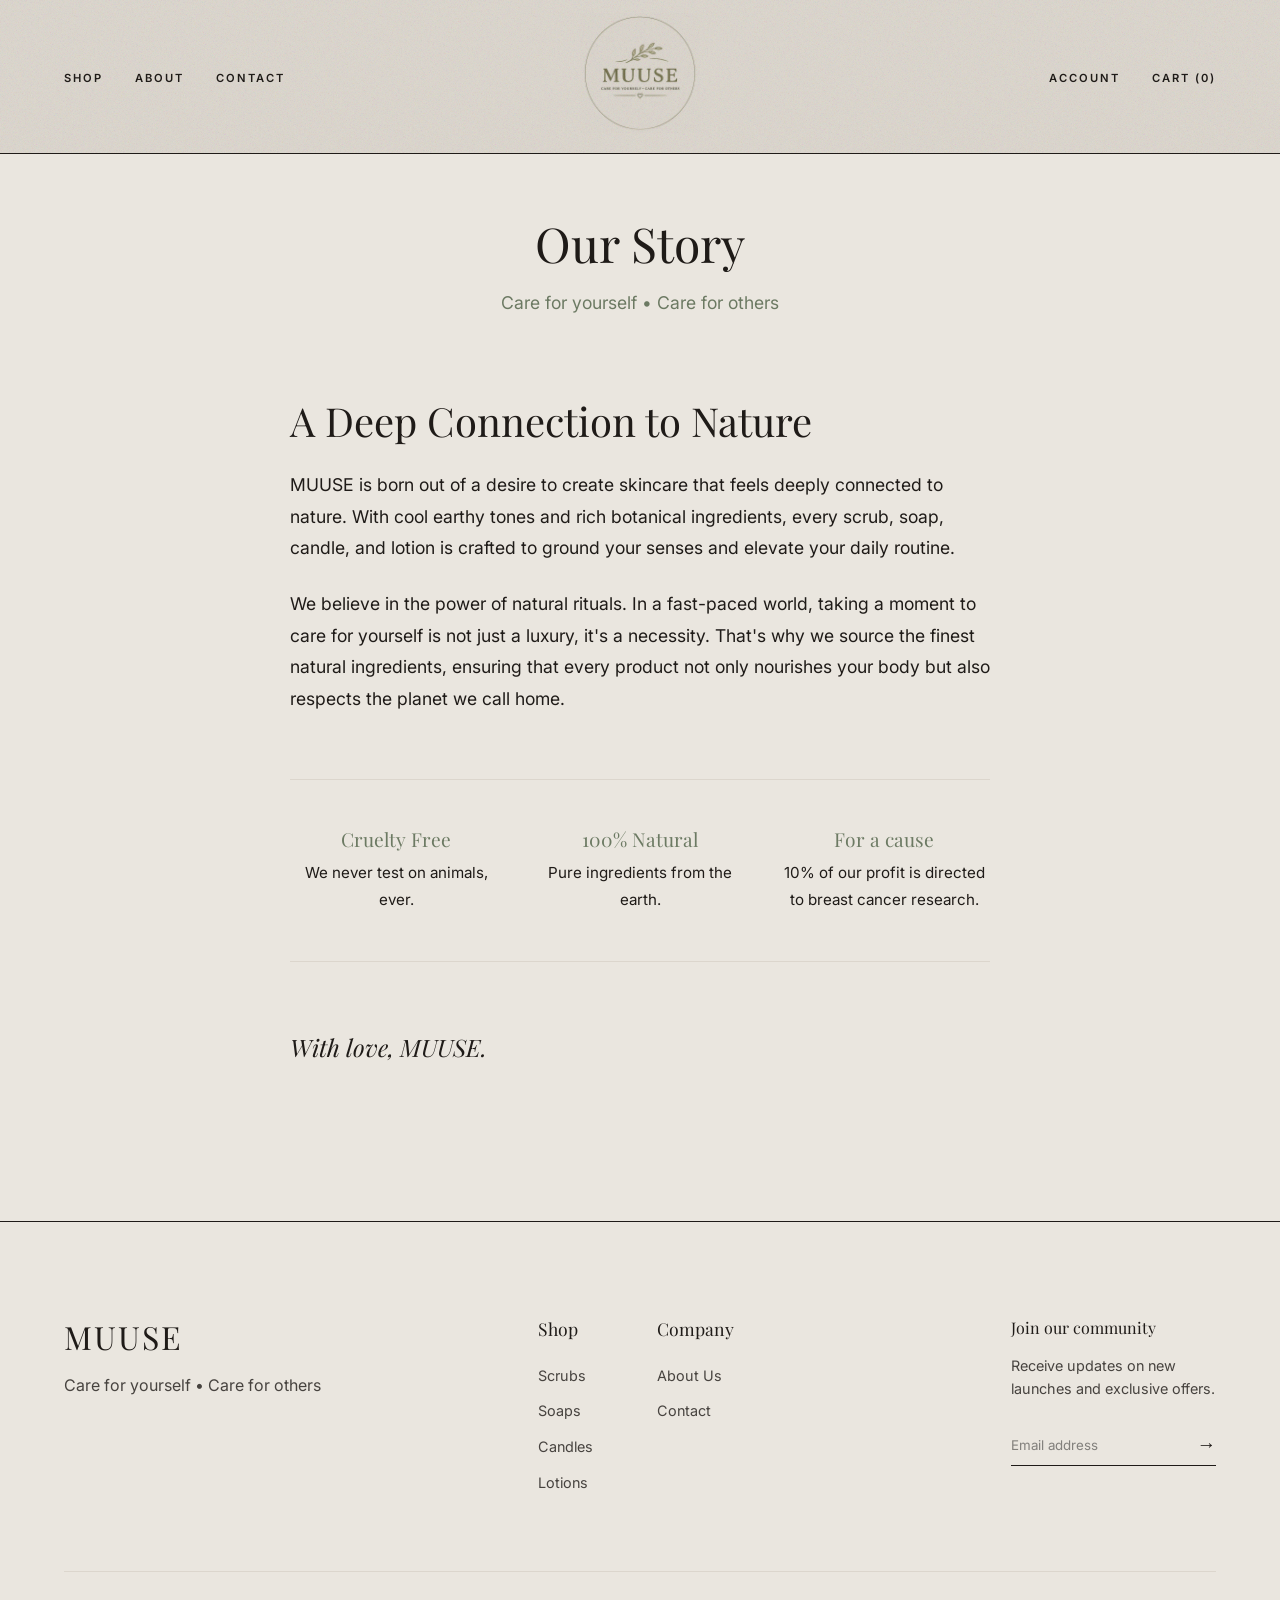
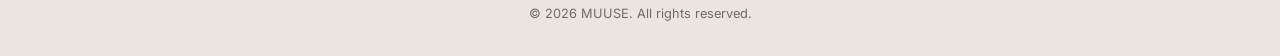
<file: about.html>
<!DOCTYPE html>
<html lang="en">
<head>
    <meta charset="UTF-8">
    <meta name="viewport" content="width=device-width, initial-scale=1.0">
    <title>About Us | MUUSE</title>
    <meta name="description" content="Learn more about MUUSE's story, our values, and our commitment to natural skincare.">
    <link rel="preconnect" href="https://fonts.googleapis.com">
    <link rel="preconnect" href="https://fonts.gstatic.com" crossorigin>
    <link href="https://fonts.googleapis.com/css2?family=Playfair+Display:ital,wght@0,400;0,600;1,400&family=Inter:wght@300;400;500&display=swap" rel="stylesheet">
    <link rel="stylesheet" href="styles.css">
</head>
<body>
    <div class="announcement-bar">
        Free shipping for orders over $50
    </div>

    <!-- Navigation -->
    <nav id="navbar" class="navbar">
        <div class="nav-container">
            <ul class="nav-links left-links">
                <li><a href="shop.html">Shop</a></li>
                <li><a href="about.html">About</a></li>
                <li><a href="contact.html">Contact</a></li>
            </ul>
            
            <div class="logo-container">
                <a href="index.html">
                    <img src="./assets/logo.png" alt="MUUSE Logo" class="logo-img">
                </a>
            </div>

            <ul class="nav-links right-links">
                <li><a href="account.html">Account</a></li>
                <li><a href="cart.html" id="cart-link">Cart (0)</a></li>
            </ul>

            <!-- Mobile Menu Toggle -->
            <button class="mobile-menu-btn" aria-label="Toggle Menu">
                <span></span>
                <span></span>
            </button>
        </div>
    </nav>

    <!-- Page Header -->
    <header class="page-header">
        <h1 class="title">Our Story</h1>
        <p>Care for yourself • Care for others</p>
    </header>

    <!-- About Content -->
    <section class="about-page-content fade-in">
        <div class="about-container">
            <!-- hero image removed per request -->
            
            <div class="about-text-content">
                <h2>A Deep Connection to Nature</h2>
                <p>MUUSE is born out of a desire to create skincare that feels deeply connected to nature. With cool earthy tones and rich botanical ingredients, every scrub, soap, candle, and lotion is crafted to ground your senses and elevate your daily routine.</p>
                <p>We believe in the power of natural rituals. In a fast-paced world, taking a moment to care for yourself is not just a luxury, it's a necessity. That's why we source the finest natural ingredients, ensuring that every product not only nourishes your body but also respects the planet we call home.</p>
                
                <div class="values-grid">
                    <div class="value-item">
                        <h4>Cruelty Free</h4>
                        <p>We never test on animals, ever.</p>
                    </div>
                    <div class="value-item">
                        <h4>100% Natural</h4>
                        <p>Pure ingredients from the earth.</p>
                    </div>
                    <div class="value-item">
                        <h4>For a cause</h4>
                        <p>10% of our profit is directed to breast cancer research.</p>
                    </div>
                </div>

                <p class="signature">With love, MUUSE.</p>
            </div>
        </div>
    </section>

    <!-- Footer -->
    <footer class="footer">
        <div class="footer-content">
            <div class="footer-brand">
                <h2 class="logo-text">MUUSE</h2>
                <p>Care for yourself • Care for others</p>
            </div>
            
            <div class="footer-links">
                <div class="link-column">
                    <h4>Shop</h4>
                    <a href="shop.html#scrubs">Scrubs</a>
                    <a href="shop.html#soaps">Soaps</a>
                    <a href="shop.html#candles">Candles</a>
                    <a href="shop.html#lotions">Lotions</a>
                </div>
                <div class="link-column">
                    <h4>Company</h4>
                    <a href="about.html">About Us</a>
                    <a href="contact.html">Contact</a>
                </div>
            </div>

            <div class="footer-newsletter">
                <h4>Join our community</h4>
                <p>Receive updates on new launches and exclusive offers.</p>
                <form class="newsletter-form">
                    <input type="email" placeholder="Email address" required>
                    <button type="submit">→</button>
                </form>
            </div>
        </div>
        <div class="footer-bottom">
            <p>&copy; 2026 MUUSE. All rights reserved.</p>
        </div>
    </footer>

    <script src="script.js"></script>
</body>
</html>
</file>
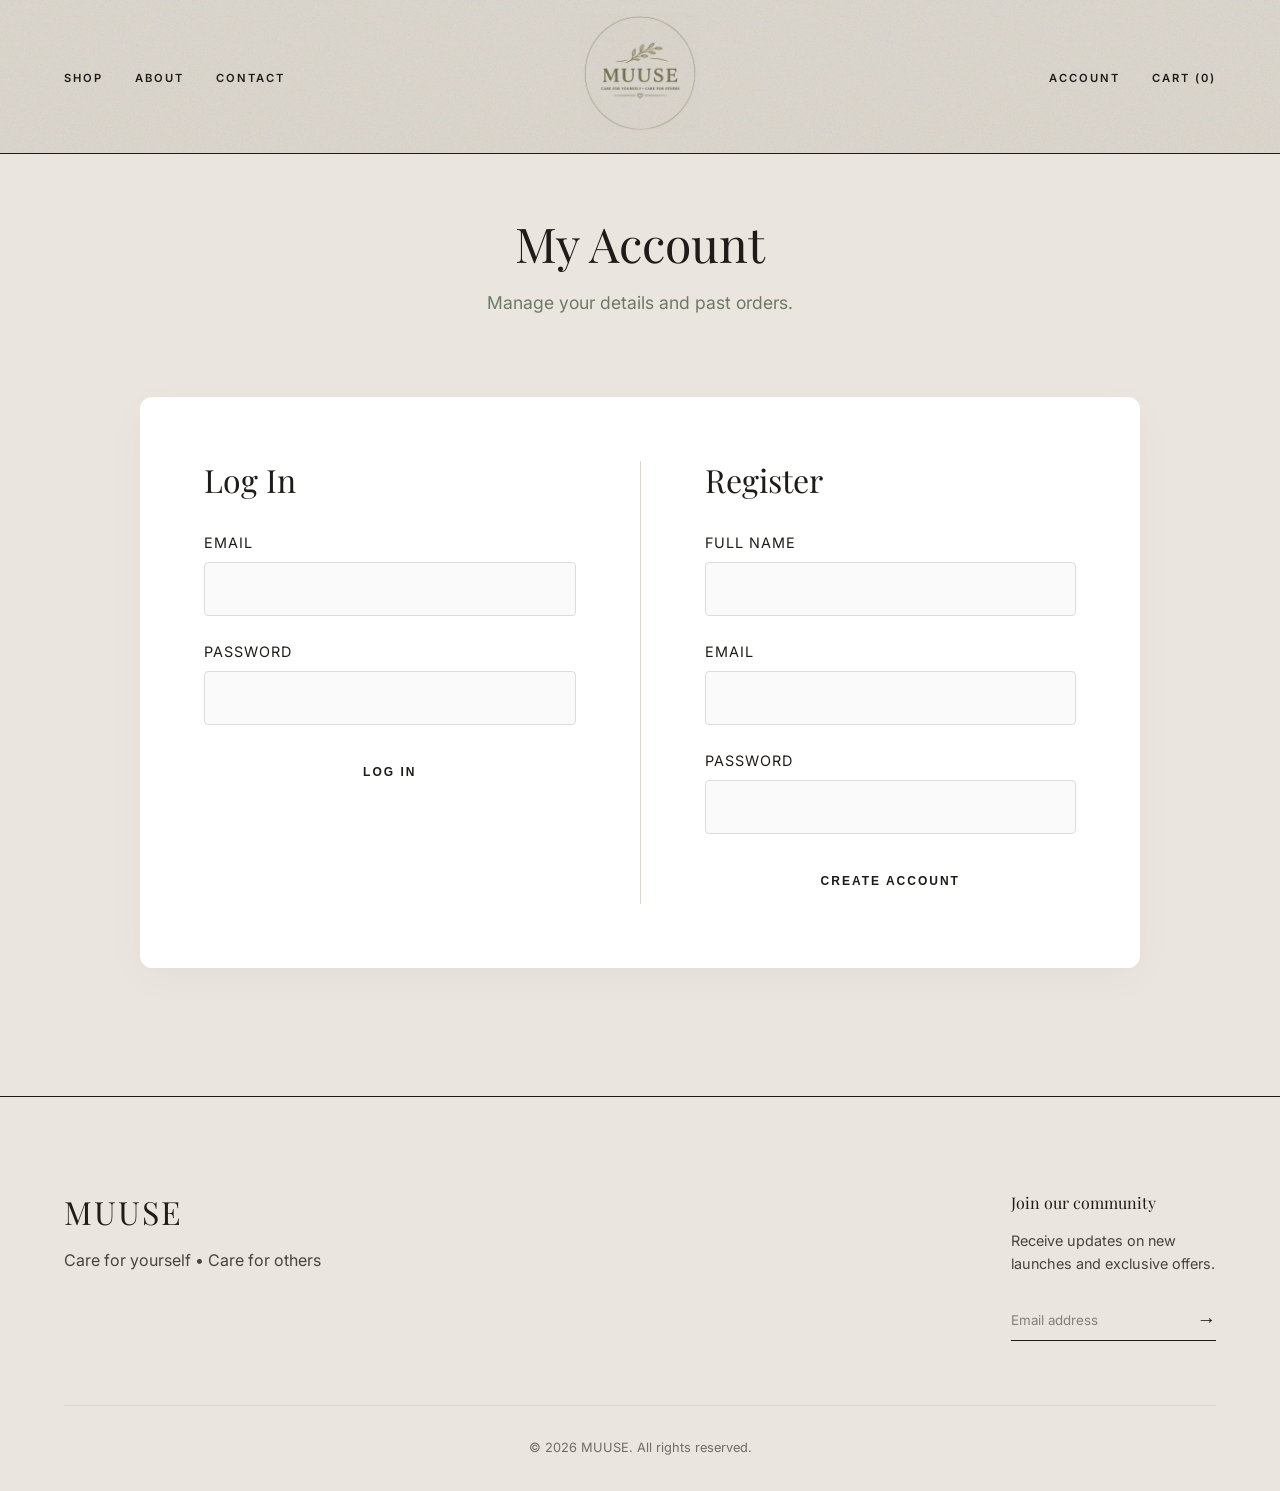
<file: account.html>
<!DOCTYPE html>
<html lang="en">
<head>
    <meta charset="UTF-8">
    <meta name="viewport" content="width=device-width, initial-scale=1.0">
    <title>Account | MUUSE</title>
    <meta name="description" content="Manage your MUUSE account.">
    <link rel="preconnect" href="https://fonts.googleapis.com">
    <link rel="preconnect" href="https://fonts.gstatic.com" crossorigin>
    <link href="https://fonts.googleapis.com/css2?family=Playfair+Display:ital,wght@0,400;0,600;1,400&family=Inter:wght@300;400;500&display=swap" rel="stylesheet">
    <link rel="stylesheet" href="styles.css">
</head>
<body>
    <div class="announcement-bar">
        Free shipping for orders over $50
    </div>

    <!-- Navigation -->
    <nav id="navbar" class="navbar">
        <div class="nav-container">
            <ul class="nav-links left-links">
                <li><a href="shop.html">Shop</a></li>
                <li><a href="about.html">About</a></li>
                <li><a href="contact.html">Contact</a></li>
            </ul>
            
            <div class="logo-container">
                <a href="index.html">
                    <img src="./assets/logo.png" alt="MUUSE Logo" class="logo-img">
                </a>
            </div>

            <ul class="nav-links right-links">
                <li><a href="account.html">Account</a></li>
                <li><a href="cart.html" id="cart-link">Cart (0)</a></li>
            </ul>

            <!-- Mobile Menu Toggle -->
            <button class="mobile-menu-btn" aria-label="Toggle Menu">
                <span></span>
                <span></span>
            </button>
        </div>
    </nav>

    <!-- Page Header -->
    <header class="page-header">
        <h1 class="title">My Account</h1>
        <p>Manage your details and past orders.</p>
    </header>

    <!-- Account Content -->
    <section class="account-page-content fade-in">
        <div class="account-container">
            
            <!-- Auth Forms (Login / Register) - Shown when NOT logged in -->
            <div id="auth-section" class="auth-wrapper" style="display: none;">
                <div class="auth-box">
                    <h2>Log In</h2>
                    <form id="loginForm" class="account-form">
                        <div class="form-group">
                            <label for="login-email">Email</label>
                            <input type="email" id="login-email" required>
                        </div>
                        <div class="form-group">
                            <label for="login-password">Password</label>
                            <input type="password" id="login-password" required>
                        </div>
                        <button type="submit" class="cta-button submit-btn">Log In</button>
                        <p id="login-error" class="error-message"></p>
                    </form>
                </div>
                
                <div class="auth-divider"></div>
                
                <div class="auth-box">
                    <h2>Register</h2>
                    <form id="registerForm" class="account-form">
                        <div class="form-group">
                            <label for="reg-name">Full Name</label>
                            <input type="text" id="reg-name" required>
                        </div>
                        <div class="form-group">
                            <label for="reg-email">Email</label>
                            <input type="email" id="reg-email" required>
                        </div>
                        <div class="form-group">
                            <label for="reg-password">Password</label>
                            <input type="password" id="reg-password" required>
                        </div>
                        <button type="submit" class="cta-button submit-btn" style="background-color: transparent; color: var(--clr-accent-dark); border-color: var(--clr-accent-dark);">Create Account</button>
                    </form>
                </div>
            </div>

            <!-- Profile Section - Shown when LOGGED IN -->
            <div id="profile-section" class="profile-wrapper" style="display: none;">
                <div class="profile-sidebar">
                    <h3 id="welcome-message">Welcome, User</h3>
                    <button id="logoutBtn" class="logout-link">Log Out</button>
                </div>
                
                <div class="profile-content">
                    <div class="profile-card">
                        <h3>Account Details</h3>
                        <form id="editProfileForm" class="account-form">
                            <div class="form-group">
                                <label for="edit-name">Full Name</label>
                                <input type="text" id="edit-name" required>
                            </div>
                            <div class="form-group">
                                <label for="edit-email">Email</label>
                                <input type="email" id="edit-email" required readonly title="Email cannot be changed">
                            </div>
                            <div class="form-group">
                                <label for="edit-address">Shipping Address</label>
                                <textarea id="edit-address" rows="3" placeholder="Enter your full address"></textarea>
                            </div>
                            <button type="submit" class="cta-button" style="padding: 0.8rem 2rem;">Save Changes</button>
                            <p id="profile-success" class="success-message" style="display:none; color: var(--clr-accent-dark); margin-top: 1rem;">Profile updated successfully!</p>
                        </form>
                    </div>
                </div>
            </div>

        </div>
    </section>

    <!-- Footer -->
    <footer class="footer">
        <div class="footer-content">
            <div class="footer-brand">
                <h2 class="logo-text">MUUSE</h2>
                <p>Care for yourself • Care for others</p>
            </div>
            <div class="footer-links">
                <!-- ... -->
            </div>
            <div class="footer-newsletter">
                <h4>Join our community</h4>
                <p>Receive updates on new launches and exclusive offers.</p>
                <form class="newsletter-form">
                    <input type="email" placeholder="Email address" required>
                    <button type="submit">→</button>
                </form>
            </div>
        </div>
        <div class="footer-bottom">
            <p>&copy; 2026 MUUSE. All rights reserved.</p>
        </div>
    </footer>

    <script src="script.js"></script>
</body>
</html>
</file>
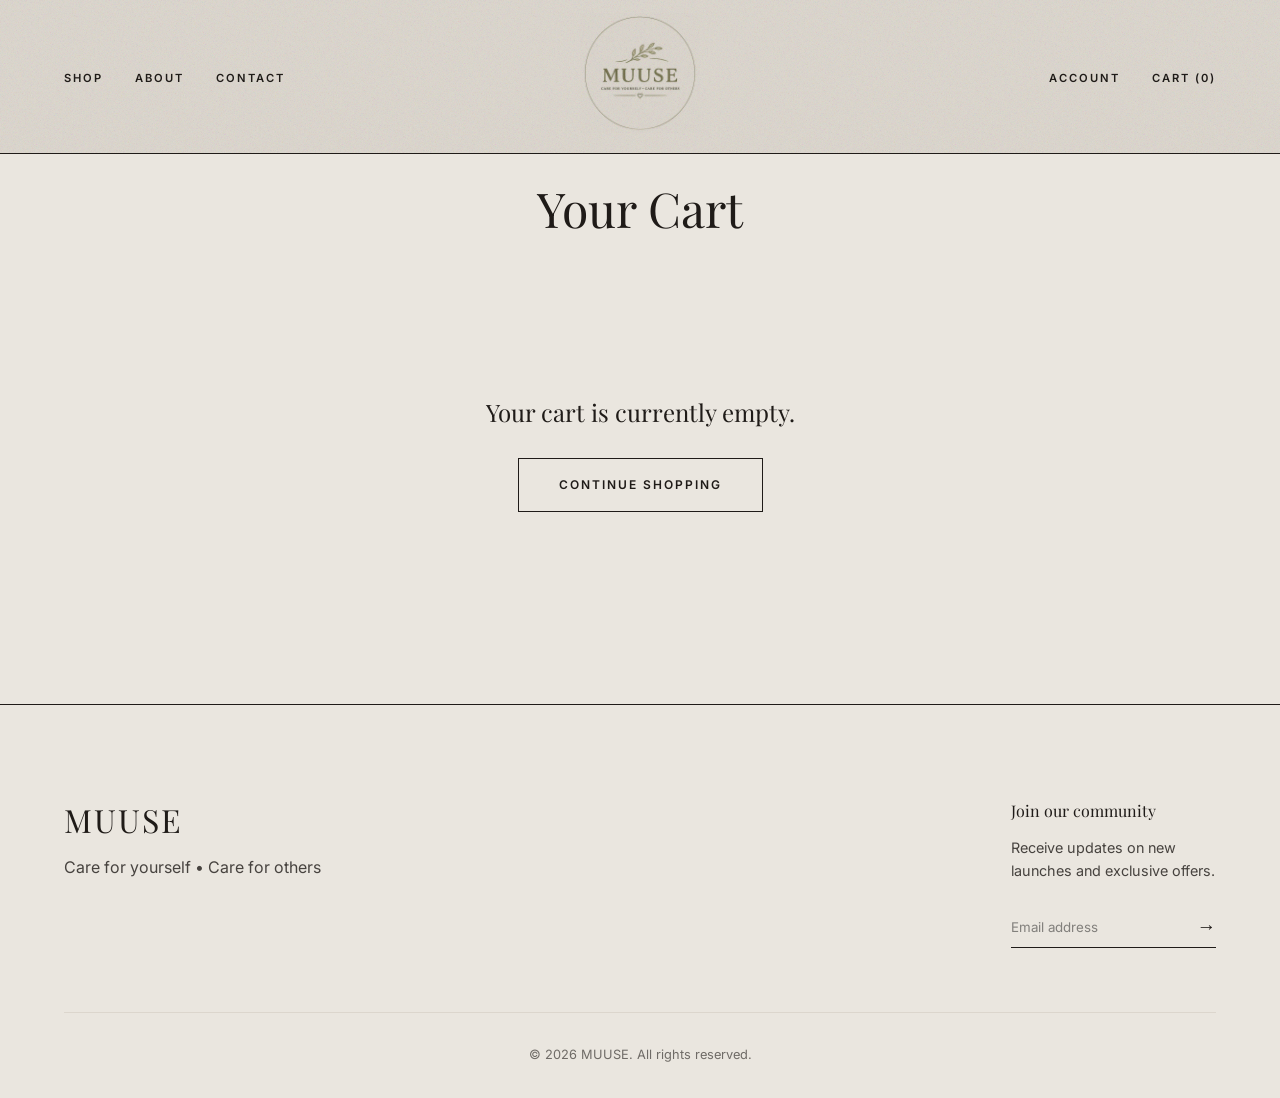
<file: cart.html>
<!DOCTYPE html>
<html lang="en">
<head>
    <meta charset="UTF-8">
    <meta name="viewport" content="width=device-width, initial-scale=1.0">
    <title>Your Cart | MUUSE</title>
    <meta name="description" content="Review your MUUSE cart.">
    <link rel="preconnect" href="https://fonts.googleapis.com">
    <link rel="preconnect" href="https://fonts.gstatic.com" crossorigin>
    <link href="https://fonts.googleapis.com/css2?family=Playfair+Display:ital,wght@0,400;0,600;1,400&family=Inter:wght@300;400;500&display=swap" rel="stylesheet">
    <link rel="stylesheet" href="styles.css">
</head>
<body>
    </div>

    <!-- Navigation -->
    <nav id="navbar" class="navbar">
        <div class="nav-container">
            <ul class="nav-links left-links">
                <li><a href="shop.html">Shop</a></li>
                <li><a href="about.html">About</a></li>
                <li><a href="contact.html">Contact</a></li>
            </ul>
            
            <div class="logo-container">
                <a href="index.html">
                    <img src="./assets/logo.png" alt="MUUSE Logo" class="logo-img">
                </a>
            </div>

            <ul class="nav-links right-links">
                <li><a href="account.html">Account</a></li>
                <li><a href="cart.html" id="cart-link">Cart (0)</a></li>
            </ul>

            <!-- Mobile Menu Toggle -->
            <button class="mobile-menu-btn" aria-label="Toggle Menu">
                <span></span>
                <span></span>
            </button>
        </div>
    </nav>

    <!-- Page Header -->
    <header class="page-header">
        <h1 class="title">Your Cart</h1>
    </header>

    <!-- Cart Content -->
    <section class="cart-page-content fade-in">
        <div class="cart-container" id="cart-container">
            
            <div id="empty-cart-message" style="display: none; text-align: center; padding: 4rem 0;">
                <h2>Your cart is currently empty.</h2>
                <a href="shop.html" class="cta-button" style="margin-top: 2rem;">Continue Shopping</a>
            </div>

            <div id="cart-content-wrapper" class="cart-wrapper" style="display: none;">
                <div class="cart-items">
                    <div class="cart-header">
                        <span class="col-product">Product</span>
                        <span class="col-price">Price</span>
                        <span class="col-quantity">Quantity</span>
                        <span class="col-total">Total</span>
                    </div>
                    
                    <div id="cart-items-list">
                        <!-- Items injected by JS -->
                    </div>
                </div>

                <div class="cart-summary">
                    <h3>Order Summary</h3>
                    <div class="summary-row">
                        <span>Subtotal</span>
                        <span id="cart-subtotal">$0.00</span>
                    </div>
                    <div class="summary-row">
                        <span>Shipping</span>
                        <span>Calculated at checkout</span>
                    </div>
                    <div class="summary-row total-row">
                        <span>Total</span>
                        <span id="cart-total">$0.00</span>
                    </div>
                    <button id="checkoutBtn" class="cta-button checkout-btn">Proceed to Checkout</button>
                    <p id="checkout-message" style="display: none; color: var(--clr-accent-dark); margin-top: 1rem; text-align: center;">Checkout simulated successfully!</p>
                </div>
            </div>

        </div>
    </section>

    <!-- Footer -->
    <footer class="footer">
        <!-- Footer content... -->
        <div class="footer-content">
            <div class="footer-brand">
                <h2 class="logo-text">MUUSE</h2>
                <p>Care for yourself • Care for others</p>
            </div>
            
            <div class="footer-links">
                <!-- ... -->
            </div>

            <div class="footer-newsletter">
                <h4>Join our community</h4>
                <p>Receive updates on new launches and exclusive offers.</p>
                <form class="newsletter-form">
                    <input type="email" placeholder="Email address" required>
                    <button type="submit">→</button>
                </form>
            </div>
        </div>
        <div class="footer-bottom">
            <p>&copy; 2026 MUUSE. All rights reserved.</p>
        </div>
    </footer>

    <script src="script.js"></script>
</body>
</html>
</file>
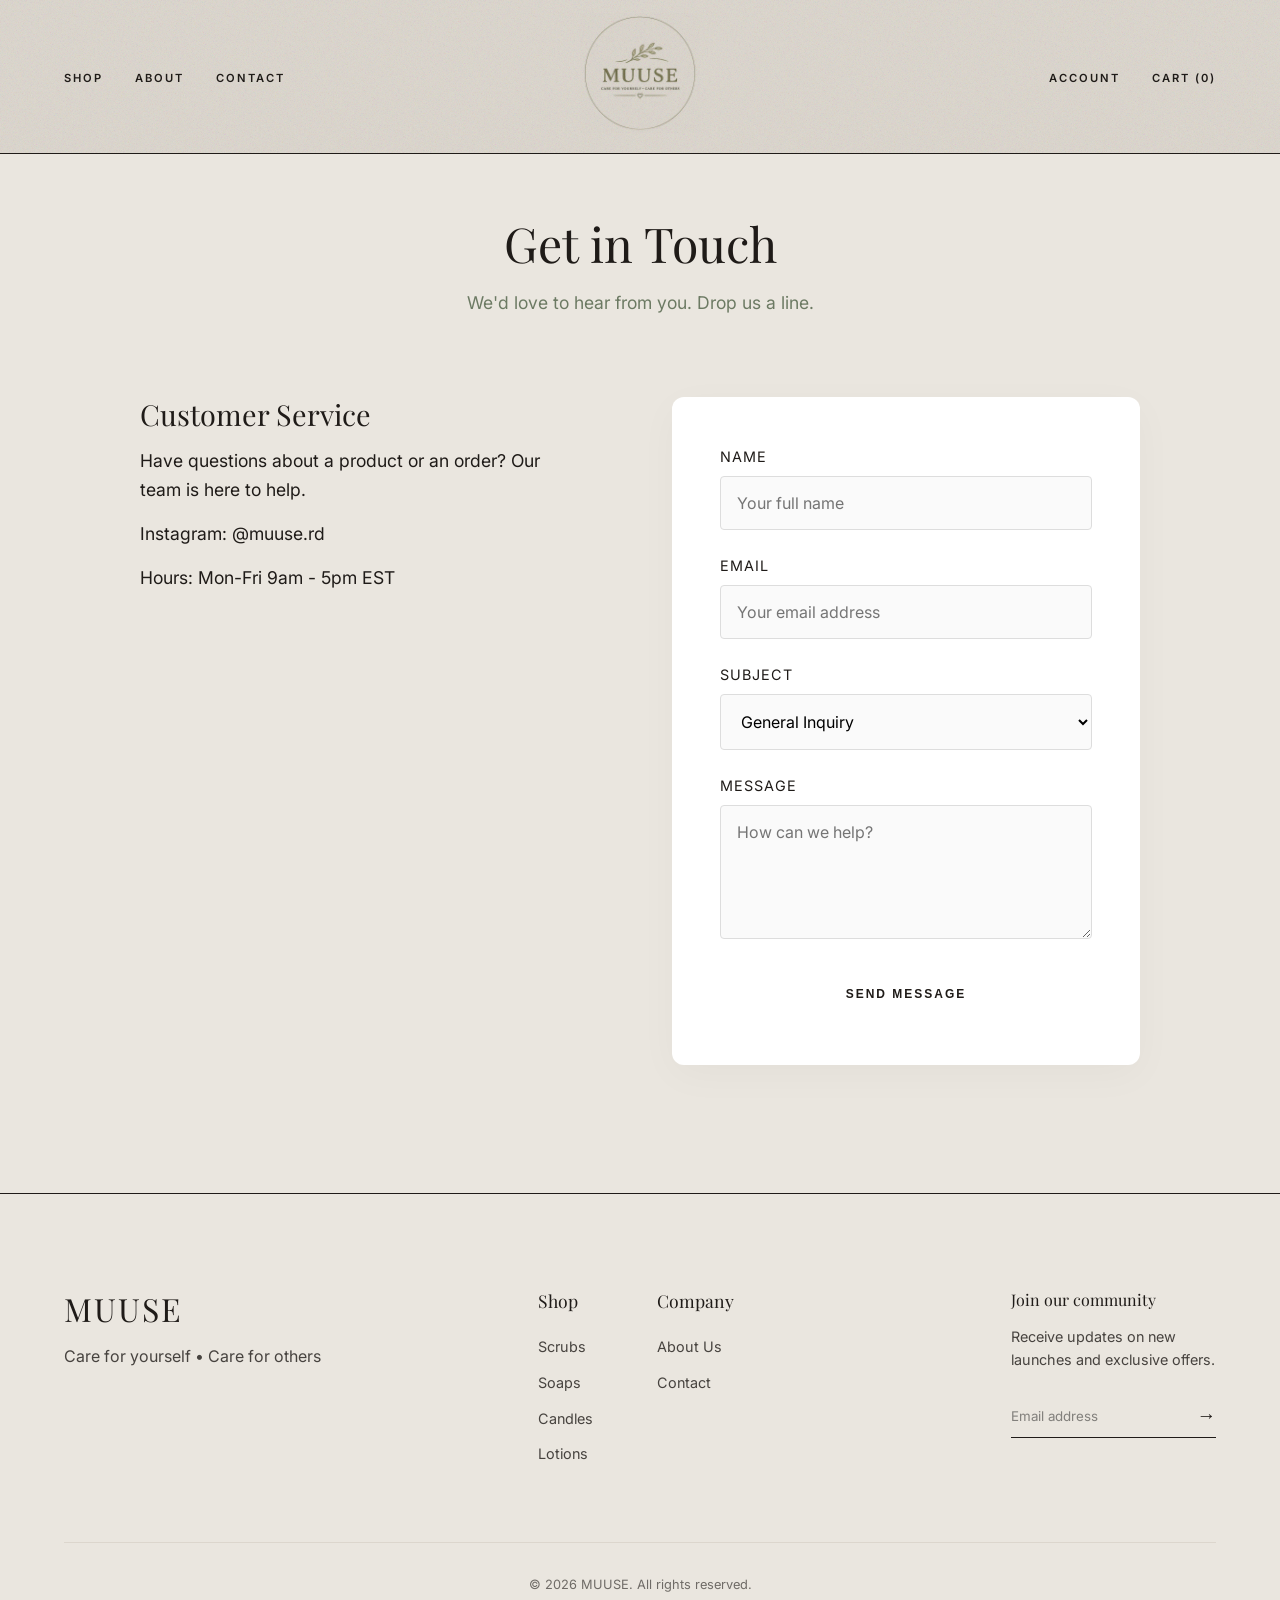
<file: contact.html>
<!DOCTYPE html>
<html lang="en">
<head>
    <meta charset="UTF-8">
    <meta name="viewport" content="width=device-width, initial-scale=1.0">
    <title>Contact Us | MUUSE</title>
    <meta name="description" content="Get in touch with the MUUSE team.">
    <link rel="preconnect" href="https://fonts.googleapis.com">
    <link rel="preconnect" href="https://fonts.gstatic.com" crossorigin>
    <link href="https://fonts.googleapis.com/css2?family=Playfair+Display:ital,wght@0,400;0,600;1,400&family=Inter:wght@300;400;500&display=swap" rel="stylesheet">
    <link rel="stylesheet" href="styles.css">
</head>
<body>
    <div class="announcement-bar">
        Free shipping for orders over $50
    </div>

    <!-- Navigation -->
    <nav id="navbar" class="navbar">
        <div class="nav-container">
            <ul class="nav-links left-links">
                <li><a href="shop.html">Shop</a></li>
                <li><a href="about.html">About</a></li>
                <li><a href="contact.html">Contact</a></li>
            </ul>
            
            <div class="logo-container">
                <a href="index.html">
                    <img src="./assets/logo.png" alt="MUUSE Logo" class="logo-img">
                </a>
            </div>

            <ul class="nav-links right-links">
                <li><a href="account.html">Account</a></li>
                <li><a href="cart.html" id="cart-link">Cart (0)</a></li>
            </ul>

            <!-- Mobile Menu Toggle -->
            <button class="mobile-menu-btn" aria-label="Toggle Menu">
                <span></span>
                <span></span>
            </button>
        </div>
    </nav>

    <!-- Page Header -->
    <header class="page-header">
        <h1 class="title">Get in Touch</h1>
        <p>We'd love to hear from you. Drop us a line.</p>
    </header>

    <!-- Contact Content -->
    <section class="contact-page-content fade-in">
        <div class="contact-container">
            <div class="contact-info">
                <h3>Customer Service</h3>
                <p>Have questions about a product or an order? Our team is here to help.</p>
                    <p>Instagram: <a href="https://instagram.com/muuse.rd" target="_blank" rel="noopener">@muuse.rd</a></p>
                <p>Hours: Mon-Fri 9am - 5pm EST</p>
            </div>
            
            <div class="contact-form-wrapper">
                <form class="contact-form" id="contactForm">
                    <div class="form-group">
                        <label for="name">Name</label>
                        <input type="text" id="name" required placeholder="Your full name">
                    </div>
                    <div class="form-group">
                        <label for="email">Email</label>
                        <input type="email" id="email" required placeholder="Your email address">
                    </div>
                    <div class="form-group">
                        <label for="subject">Subject</label>
                        <select id="subject">
                            <option value="general">General Inquiry</option>
                            <option value="order">Order Question</option>
                            <option value="press">Press & Partnerships</option>
                        </select>
                    </div>
                    <div class="form-group">
                        <label for="message">Message</label>
                        <textarea id="message" rows="5" required placeholder="How can we help?"></textarea>
                    </div>
                    <button type="submit" class="cta-button submit-btn">Send Message</button>
                    <p id="contact-success" class="success-message" style="display: none; margin-top: 1rem; color: var(--clr-accent-dark);">Thank you! Your message has been sent.</p>
                </form>
            </div>
        </div>
    </section>

    <!-- Footer -->
    <footer class="footer">
        <!-- Footer content... -->
        <div class="footer-content">
            <div class="footer-brand">
                <h2 class="logo-text">MUUSE</h2>
                <p>Care for yourself • Care for others</p>
            </div>
            
            <div class="footer-links">
                <div class="link-column">
                    <h4>Shop</h4>
                    <a href="shop.html#scrubs">Scrubs</a>
                    <a href="shop.html#soaps">Soaps</a>
                    <a href="shop.html#candles">Candles</a>
                    <a href="shop.html#lotions">Lotions</a>
                </div>
                <div class="link-column">
                    <h4>Company</h4>
                    <a href="about.html">About Us</a>
                    <a href="contact.html">Contact</a>
                </div>
            </div>

            <div class="footer-newsletter">
                <h4>Join our community</h4>
                <p>Receive updates on new launches and exclusive offers.</p>
                <form class="newsletter-form">
                    <input type="email" placeholder="Email address" required>
                    <button type="submit">→</button>
                </form>
            </div>
        </div>
        <div class="footer-bottom">
            <p>&copy; 2026 MUUSE. All rights reserved.</p>
        </div>
    </footer>

    <script src="script.js"></script>
    <script>
        document.getElementById('contactForm')?.addEventListener('submit', (e) => {
            e.preventDefault();
            document.getElementById('contact-success').style.display = 'block';
            e.target.reset();
            setTimeout(() => {
                document.getElementById('contact-success').style.display = 'none';
            }, 5000);
        });
    </script>
</body>
</html>
</file>
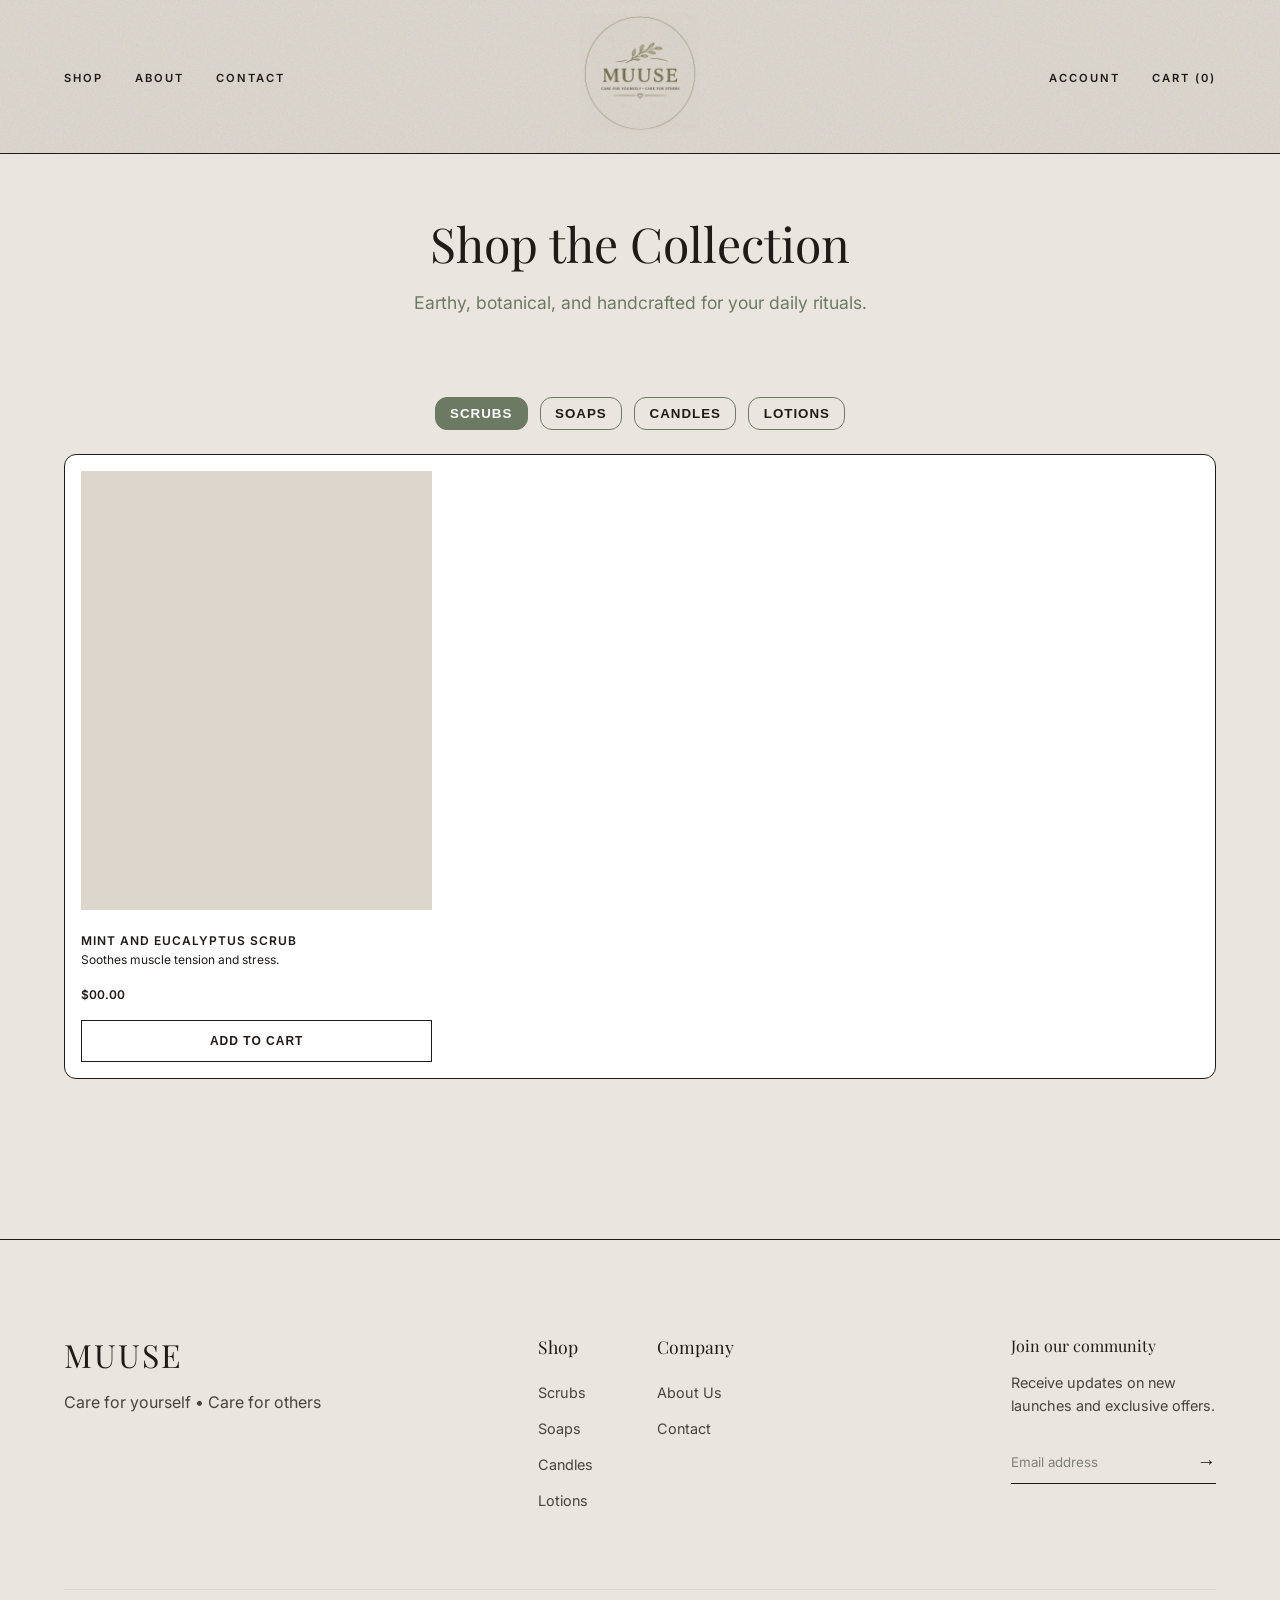
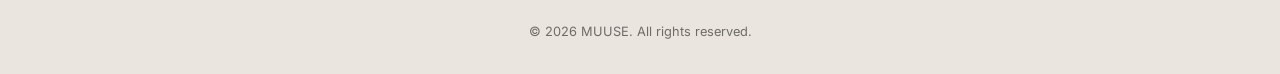
<file: shop.html>
<!DOCTYPE html>
<html lang="en">
<head>
    <meta charset="UTF-8">
    <meta name="viewport" content="width=device-width, initial-scale=1.0">
    <title>Shop | MUUSE</title>
    <meta name="description" content="Shop MUUSE's collection of handcrafted scrubs, soaps, candles, and lotions.">
    <link rel="preconnect" href="https://fonts.googleapis.com">
    <link rel="preconnect" href="https://fonts.gstatic.com" crossorigin>
    <link href="https://fonts.googleapis.com/css2?family=Playfair+Display:ital,wght@0,400;0,600;1,400&family=Inter:wght@300;400;500&display=swap" rel="stylesheet">
    <link rel="stylesheet" href="styles.css">
</head>
<body>
    <div class="announcement-bar">
        Free shipping for orders over $50
    </div>

    <!-- Navigation -->
    <nav id="navbar" class="navbar">
        <div class="nav-container">
            <ul class="nav-links left-links">
                <li><a href="shop.html">Shop</a></li>
                <li><a href="about.html">About</a></li>
                <li><a href="contact.html">Contact</a></li>
            </ul>
            
            <div class="logo-container">
                <a href="index.html">
                    <img src="./assets/logo.png" alt="MUUSE Logo" class="logo-img">
                </a>
            </div>

            <ul class="nav-links right-links">
                <li><a href="account.html">Account</a></li>
                <li><a href="cart.html" id="cart-link">Cart (0)</a></li>
            </ul>

            <!-- Mobile Menu Toggle -->
            <button class="mobile-menu-btn" aria-label="Toggle Menu">
                <span></span>
                <span></span>
            </button>
        </div>
    </nav>

    <!-- Page Header -->
    <header class="page-header">
        <h1 class="title">Shop the Collection</h1>
        <p>Earthy, botanical, and handcrafted for your daily rituals.</p>
    </header>

    <!-- Shop Grid (tabbed by category) -->
    <section class="shop-page-section">
        <div class="tabs">
            <div class="tab-buttons">
                <button class="tab-button active" data-target="scrubs">Scrubs</button>
                <button class="tab-button" data-target="soaps">Soaps</button>
                <button class="tab-button" data-target="candles">Candles</button>
                <button class="tab-button" data-target="lotions">Lotions</button>
            </div>

            <div class="tab-panels">
                <div id="scrubs" class="tab-panel active">
                    <div class="product-grid">
                        <div class="product-card fade-in">
                            <div class="product-image-wrapper">
                                <!-- product image removed: will add later -->
                            </div>
                            <div class="product-info">
                                <h3>Mint and Eucalyptus Scrub</h3>
                                <p class="description">Soothes muscle tension and stress.</p>
                                <p class="price">$00.00</p>
                                <button class="add-to-cart-btn" data-id="1" data-name="Mint and Eucalyptus Scrub" data-price="00.00">Add to Cart</button>
                            </div>
                        </div>
                    </div>
                </div>

                <div id="soaps" class="tab-panel">
                    <div class="product-grid">
                        <div class="product-card fade-in">
                            <div class="product-image-wrapper">
                                <!-- product image removed: will add later -->
                            </div>
                            <div class="product-info">
                                <h3>Rose Bar Soap</h3>
                                <p class="description">Organic elderberry elixir to promote wellbeing.</p>
                                <p class="price">$00.00</p>
                                <button class="add-to-cart-btn" data-id="2" data-name="Rose Bar Soap" data-price="00.00">Add to Cart</button>
                            </div>
                        </div>
                        <div class="product-card fade-in">
                            <div class="product-image-wrapper">
                                <!-- product image removed: will add later -->
                            </div>
                            <div class="product-info">
                                <h3>Vanilla Bar Soap</h3>
                                <p class="description">Purifies pores and balances skin tone.</p>
                                <p class="price">$00.00</p>
                                <button class="add-to-cart-btn" data-id="6" data-name="Vanilla Bar Soap" data-price="00.00">Add to Cart</button>
                            </div>
                        </div>
                    </div>
                </div>

                <div id="candles" class="tab-panel">
                    <div class="product-grid">
                        <div class="product-card fade-in">
                            <div class="product-image-wrapper">
                                <!-- product image removed: will add later -->
                            </div>
                            <div class="product-info">
                                <h3>Cedar & Sage Candle</h3>
                                <p class="description">A warming scent to soothe the senses.</p>
                                <p class="price">$00.00</p>
                                <button class="add-to-cart-btn" data-id="3" data-name="Cedar & Sage Candle" data-price="00.00">Add to Cart</button>
                            </div>
                        </div>
                    </div>
                </div>

                <div id="lotions" class="tab-panel">
                    <div class="product-grid">
                        <div class="product-card fade-in">
                            <div class="product-image-wrapper placeholder-lotion">
                                <div class="aesthetic-placeholder"><span>Lotion</span></div>
                            </div>
                            <div class="product-info">
                                <h3>Vanilla  Body Lotion</h3>
                                <p class="description">Deep hydration for daily care.</p>
                                <p class="price">$00.00</p>
                                <button class="add-to-cart-btn" data-id="4" data-name="Vanilla  Body Lotion" data-price="00.00">Add to Cart</button>
                            </div>
                        </div>
                        <div class="product-card fade-in">
                            <div class="product-image-wrapper placeholder-lotion">
                                <div class="aesthetic-placeholder"><span>Oil</span></div>
                            </div>
                            <div class="product-info">
                                <h3>Eucaliptus mint lotion</h3>
                                <p class="description">Restores skin's natural glow.</p>
                                <p class="price">$00.00</p>
                                <button class="add-to-cart-btn" data-id="5" data-name="Eucaliptus mint lotion" data-price="00.00">Add to Cart</button>
                            </div>
                        </div>
                    </div>
                </div>
            </div>
        </div>
    </section>

    <!-- Footer -->
    <footer class="footer">
        <div class="footer-content">
            <div class="footer-brand">
                <h2 class="logo-text">MUUSE</h2>
                <p>Care for yourself • Care for others</p>
            </div>
            
            <div class="footer-links">
                <div class="link-column">
                    <h4>Shop</h4>
                    <a href="shop.html#scrubs">Scrubs</a>
                    <a href="shop.html#soaps">Soaps</a>
                    <a href="shop.html#candles">Candles</a>
                    <a href="shop.html#lotions">Lotions</a>
                </div>
                <div class="link-column">
                    <h4>Company</h4>
                    <a href="about.html">About Us</a>
                    <a href="contact.html">Contact</a>
                </div>
            </div>

            <div class="footer-newsletter">
                <h4>Join our community</h4>
                <p>Receive updates on new launches and exclusive offers.</p>
                <form class="newsletter-form">
                    <input type="email" placeholder="Email address" required>
                    <button type="submit">→</button>
                </form>
            </div>
        </div>
        <div class="footer-bottom">
            <p>&copy; 2026 MUUSE. All rights reserved.</p>
        </div>
    </footer>

    <script src="script.js"></script>
</body>
</html>
</file>
<file: styles.css>
/* ==========================================================================
   CSS Variables & Reset
   ========================================================================== */
    :root {
    /* Color Palette - Deeper Beige & Rich Brown */
    --clr-bg-primary: #EAE6DF;    /* Deeper Beige/Cream */
    --clr-bg-secondary: #DCD6CD;  /* Darker Beige for contrast */
    --clr-bg-dark-brown: #2B251F; /* Rich Dark Brown/Charcoal for sections */
    --clr-accent-taupe: #6b625b;  /* Muted Taupe/Brown */
    --clr-accent-taupe-dark: #6b625b; /* Rich Earthy Brown */
    --clr-accent-green: #6C7A63;  /* Deep Sage Green */
    /* Additional accents used across the stylesheet */
    --clr-accent-sage: #6C7A63;    /* Sage / muted green (alias of accent-green) */
    --clr-accent-olive: #6B6A4A;   /* Olive/ muted olive for small accents */
    --clr-accent-dark: #1F1B18;   /* Very Dark Brown, almost black */
    --clr-white: #FFFFFF;
    
    /* Typography */
    --font-heading: 'Playfair Display', serif;
    --font-body: 'Inter', sans-serif;
    
    /* Borders */
    --border-thin: 1px solid var(--clr-accent-dark);
    
    /* Transitions */
    --transition-smooth: all 0.3s ease;
}

* {
    margin: 0;
    padding: 0;
    box-sizing: border-box;
}

body {
    background-color: var(--clr-bg-primary);
    color: var(--clr-accent-dark);
    font-family: var(--font-body);
    line-height: 1.6;
    overflow-x: hidden;
    -webkit-font-smoothing: antialiased;
}

h1, h2, h3, h4, h5, h6 {
    font-family: var(--font-heading);
    font-weight: 400;
    line-height: 1.2;
    color: var(--clr-accent-dark);
}

a {
    text-decoration: none;
    color: inherit;
}

/* ==========================================================================
   Announcement Bar
   ========================================================================== */
.announcement-bar {
    background-color: #477251;
    color: var(--clr-white);
    text-align: center;
    padding: 0.5rem 1rem;
    font-size: 0.75rem;
    text-transform: uppercase;
    letter-spacing: 1px;
    font-weight: 500;
}

/* ==========================================================================
   Navigation
   ========================================================================== */
.navbar {
    position: fixed;
    top: 0;
    left: 0;
    width: 100%;
    padding: 0.8rem 5%; /* thinner bar */
    z-index: 1000;
    transition: var(--transition-smooth);
    background-color: var(--clr-bg-secondary);
    background-image: url("data:image/svg+xml,%3Csvg viewBox='0 0 200 200' xmlns='http://www.w3.org/2000/svg'%3E%3Cfilter id='noiseFilter'%3E%3CfeTurbulence type='fractalNoise' baseFrequency='1.2' numOctaves='3' stitchTiles='stitch'/%3E%3C/filter%3E%3Crect width='100%25' height='100%25' filter='url(%23noiseFilter)' opacity='0.2'/%3E%3C/svg%3E");
    border-bottom: var(--border-thin);
}

.navbar.scrolled {
    padding: 0.6rem 5%;
    box-shadow: 0 2px 15px rgba(0, 0, 0, 0.05);
    background-color: var(--clr-bg-secondary);
}

.nav-container {
    display: flex;
    justify-content: space-between;
    align-items: center;
    max-width: 1400px;
    margin: 0 auto;
}

.nav-links {
    list-style: none;
    display: flex;
    gap: 2rem;
    flex: 1;
}

.nav-links.right-links {
    justify-content: flex-end;
}

.nav-links a {
    font-size: 0.7rem;
    text-transform: uppercase;
    letter-spacing: 2px;
    font-weight: 600;
    color: var(--clr-accent-dark);
    transition: var(--transition-smooth);
}

.nav-links a:hover {
    opacity: 0.6;
}

.logo-container {
    flex: 1;
    text-align: center;
}

.logo-text {
    font-family: var(--font-heading);
    font-size: 2rem;
    letter-spacing: 2px;
    color: var(--clr-accent-dark);
}

 .logo-img {
     height: 120px;
    width: auto;
    display: inline-block;
    mix-blend-mode: multiply;
    transition: var(--transition-smooth);
}

.logo-img:hover {
    opacity: 0.8;
}

.mobile-menu-btn {
    display: none;
    background: none;
    border: none;
    cursor: pointer;
    flex-direction: column;
    gap: 6px;
}

.mobile-menu-btn span {
    display: block;
    width: 24px;
    height: 1px;
    background-color: var(--clr-accent-olive);
    transition: var(--transition-smooth);
}

/* ==========================================================================
   Hero Section
   ========================================================================== */
.hero {
    position: relative;
    min-height: 100vh;
    display: flex;
    align-items: center;
    justify-content: center;
    padding-top: 80px;
}

.hero-image-container {
    position: absolute;
    top: 50%;
    left: 50%;
    transform: translate(-50%, -50%);
    width: 90%;
    height: 85%;
    border-radius: 20px;
    overflow: hidden;
    z-index: -1;
}

.hero-bg {
    width: 100%;
    height: 100%;
    background-image: url('will be filling later.png');
    background-size: cover;
    background-position: center;
    /* Soft overlay for text readability */
    background-color: rgba(234, 230, 223, 0.4);
    background-blend-mode: multiply;
    transition: transform 10s ease;
}

.hero:hover .hero-bg {
    transform: scale(1.05);
}

.hero-content {
    text-align: left;
    background-color: transparent;
    padding: 4rem 5%;
    max-width: 800px;
    align-self: flex-start;
    margin-right: auto;
    margin-top: 5rem;
}

.subtitle {
    font-size: 0.75rem;
    text-transform: uppercase;
    letter-spacing: 2px;
    color: var(--clr-accent-dark);
    margin-bottom: 1.5rem;
    font-weight: 500;
}

.title {
    font-size: 4rem;
    margin-bottom: 2rem;
    color: var(--clr-accent-dark);
}

.cta-button {
    display: inline-block;
    padding: 1rem 2.5rem;
    background-color: transparent;
    color: var(--clr-accent-dark);
    font-size: 0.75rem;
    text-transform: uppercase;
    letter-spacing: 2px;
    font-weight: 600;
    border-radius: 0;
    transition: var(--transition-smooth);
    border: var(--border-thin);
}

.cta-button:hover {
    background-color: var(--clr-accent-dark);
    color: var(--clr-white);
}

/* ==========================================================================
   Categories Section
   ========================================================================== */
.categories {
    padding: 8rem 5%;
    background-color: var(--clr-white);
}

.section-header {
    text-align: center;
    margin-bottom: 4rem;
}

.section-header h2 {
    font-size: 2.5rem;
    margin-bottom: 1rem;
}

/* ==========================================================================
   Category Tabs
   ========================================================================== */
.tabs {
    max-width: 1400px;
    margin: 0 auto 2rem;
    display: flex;
    flex-direction: column;
    gap: 1rem;
}
.tab-buttons {
    display: flex;
    gap: 0.75rem;
    justify-content: center;
}
.tab-button {
    padding: 0.5rem 0.9rem;
    background: transparent;
    border: 1px solid var(--clr-accent-green);
    color: var(--clr-accent-dark);
    cursor: pointer;
    text-transform: uppercase;
    letter-spacing: 1px;
    font-weight: 600;
    transition: var(--transition-smooth);
    border-radius: 12px;
}
.tab-button:hover {
    opacity: 0.9;
}
.tab-button.active {
    background: var(--clr-accent-green);
    color: var(--clr-white);
    border-color: var(--clr-accent-green);
}
.tab-panels {
    margin-top: 0.5rem;
}
.tab-panel {
    display: none;
    padding: 1rem;
    background: var(--clr-white);
    border: var(--border-thin);
    border-radius: 12px;
}
.tab-panel.active {
    display: block;
}
.panel-grid {
    display: grid;
    grid-template-columns: repeat(auto-fit, minmax(220px, 1fr));
    gap: 1rem;
    align-items: center;
}
.panel-grid .shop-link {
    display: block;
    padding: 1rem;
    border: 1px dashed var(--clr-bg-secondary);
    text-align: center;
    background: linear-gradient(180deg, #fff 0%, #fbfaf8 100%);
}

.category-grid {
    display: grid;
    grid-template-columns: repeat(auto-fit, minmax(280px, 1fr));
    gap: 2rem;
    max-width: 1400px;
    margin: 0 auto;
}

.category-card {
    display: block;
    cursor: pointer;
    position: relative;
}

.card-image-wrapper {
    position: relative;
    width: 100%;
    aspect-ratio: 4/5;
    overflow: hidden;
    border-radius: 8px;
    margin-bottom: 1.5rem;
    background-color: var(--clr-bg-secondary);
}

.category-image {
    width: 100%;
    height: 100%;
    object-fit: cover;
    transition: transform 0.6s cubic-bezier(0.25, 0.46, 0.45, 0.94);
}

.category-card:hover .category-image {
    transform: scale(1.05);
}

.aesthetic-placeholder {
    width: 100%;
    height: 100%;
    display: flex;
    align-items: center;
    justify-content: center;
    background: linear-gradient(135deg, var(--clr-bg-secondary) 0%, #D8D2C4 100%);
    color: var(--clr-accent-sage);
    font-family: var(--font-heading);
    font-size: 1.5rem;
}

.card-content {
    text-align: center;
}

.card-content h3 {
    font-size: 1.5rem;
    margin-bottom: 0.5rem;
}

.shop-link {
    font-size: 0.85rem;
    text-transform: uppercase;
    letter-spacing: 1px;
    color: var(--clr-accent-sage);
    position: relative;
}

.shop-link::after {
    content: '';
    position: absolute;
    width: 0;
    height: 1px;
    bottom: -2px;
    left: 0;
    background-color: var(--clr-accent-sage);
    transition: var(--transition-smooth);
}

.category-card:hover .shop-link::after {
    width: 100%;
}

/* ==========================================================================
   Separate Category Blocks (Dark Section)
   ========================================================================== */
.category-blocks-section {
    background-color: var(--clr-bg-dark-brown);
    padding: 6rem 5%;
    display: grid;
    grid-template-columns: repeat(4, 1fr);
    gap: 1.5rem;
}

@media (max-width: 1024px) {
    .category-blocks-section {
        grid-template-columns: repeat(2, 1fr);
    }
}
@media (max-width: 600px) {
    .category-blocks-section {
        grid-template-columns: 1fr;
    }
}

.category-tall-card {
    position: relative;
    width: 100%;
    aspect-ratio: 3/5;
    overflow: hidden;
    cursor: pointer;
    background-color: var(--clr-bg-secondary);
}

.category-tall-img {
    width: 100%;
    height: 100%;
    object-fit: cover;
    transition: transform 1s cubic-bezier(0.25, 0.46, 0.45, 0.94);
    filter: brightness(0.85) contrast(1.05); /* Adds a richer texture */
}

.category-tall-card:hover .category-tall-img {
    transform: scale(1.05);
    filter: brightness(0.7) contrast(1.1);
}

.category-tall-title {
    position: absolute;
    top: 50%;
    left: 50%;
    transform: translate(-50%, -50%);
    font-family: var(--font-heading);
    font-size: 2rem;
    color: var(--clr-white);
    letter-spacing: 4px;
    text-transform: uppercase;
    z-index: 2;
    text-align: center;
    pointer-events: none;
    transition: var(--transition-smooth);
}

/* ==========================================================================
   Page Headers (Shop, About, Contact)
   ========================================================================== */
.page-header {
    padding: 180px 5% 80px;
    text-align: center;
    background-color: var(--clr-bg-primary);
}

.page-header .title {
    font-size: 3rem;
    margin-bottom: 1rem;
}

.page-header p {
    font-size: 1.1rem;
    color: var(--clr-accent-sage);
}

/* ==========================================================================
   Shop Page Grid & Products
   ========================================================================== */
.shop-page-section {
    padding: 0 5% 8rem;
    background-color: var(--clr-bg-primary);
}

.product-grid {
    display: grid;
    grid-template-columns: repeat(auto-fill, minmax(300px, 1fr));
    gap: 3rem 2rem;
    max-width: 1400px;
    margin: 0 auto;
}

.product-card {
    display: flex;
    flex-direction: column;
}

.product-badge {
    font-size: 0.65rem;
    text-transform: uppercase;
    letter-spacing: 2px;
    font-weight: 600;
    margin-bottom: 0.5rem;
    text-align: left;
}

.product-image-wrapper {
    position: relative;
    width: 100%;
    aspect-ratio: 4/5;
    overflow: hidden;
    border-radius: 0; /* Remove rounded corners */
    margin-bottom: 1.5rem;
    background-color: var(--clr-bg-secondary);
}

.aesthetic-placeholder {
    width: 100%;
    height: 100%;
    display: flex;
    align-items: center;
    justify-content: center;
    font-size: 1.5rem;
    font-family: var(--font-heading);
    color: var(--clr-white);
    background-color: var(--clr-accent-taupe); /* Default to peach */
}

/* Alternate colors for placeholders to simulate different labels */
.product-card:nth-child(even) .aesthetic-placeholder {
    background-color: var(--clr-accent-green);
}
.product-card:nth-child(4) .aesthetic-placeholder {
    background-color: var(--clr-accent-taupe-dark);
}

.product-image {
    width: 100%;
    height: 100%;
    object-fit: cover;
    transition: transform 0.6s cubic-bezier(0.25, 0.46, 0.45, 0.94);
}

.product-card:hover .product-image {
    transform: scale(1.05);
}

.product-info {
    text-align: left;
    display: flex;
    flex-direction: column;
    flex-grow: 1;
}

.product-info h3 {
    font-family: var(--font-body);
    font-size: 0.75rem;
    text-transform: uppercase;
    letter-spacing: 1px;
    font-weight: 600;
    margin-bottom: 0.25rem;
}

.product-info .reviews {
    font-size: 0.7rem;
    margin-bottom: 0.5rem;
    color: var(--clr-accent-dark);
}

.product-info .description {
    font-size: 0.75rem;
    margin-bottom: 1rem;
    line-height: 1.4;
}

.product-info .price {
    font-family: var(--font-body);
    font-size: 0.75rem;
    font-weight: 600;
    margin-bottom: 1rem;
}

.add-to-cart-btn {
    margin-top: auto;
    padding: 0.8rem 1.5rem;
    background-color: transparent;
    color: var(--clr-accent-dark);
    border: var(--border-thin);
    border-radius: 0;
    font-size: 0.75rem;
    text-transform: uppercase;
    letter-spacing: 1px;
    font-weight: 600;
    cursor: pointer;
    transition: var(--transition-smooth);
}

.add-to-cart-btn:hover {
    background-color: var(--clr-accent-dark);
    color: var(--clr-white);
}

/* ==========================================================================
   About Section & Page
   ========================================================================== */
.about {
    padding: 8rem 5%;
    background-color: var(--clr-accent-taupe);
    display: flex;
    justify-content: center;
}

.about-container {
    max-width: 800px;
    text-align: center;
    margin: 0 auto;
}

.about-text h2 {
    font-size: 3rem;
    margin-bottom: 2rem;
    color: var(--clr-accent-dark);
}

.about-text p {
    font-size: 1.2rem;
    margin-bottom: 2rem;
}

.about-accent-image {
    width: 100%;
    max-width: 400px;
    height: 250px;
    object-fit: cover;
    border-radius: 0; /* Remove pill shape */
    margin: 2rem auto;
    display: block;
    border: var(--border-thin);
}

.signature {
    font-family: var(--font-heading);
    font-style: italic;
    font-size: 1.5rem !important;
    color: var(--clr-accent-dark);
}

.about-page-content {
    padding: 0 5% 8rem;
    background-color: var(--clr-bg-primary);
}

.about-hero-image {
    width: 100%;
    height: 400px;
    object-fit: cover;
    border-radius: 12px;
    margin-bottom: 4rem;
}

.about-text-content {
    max-width: 700px;
    margin: 0 auto;
    text-align: left;
}

.about-text-content h2 {
    font-size: 2.5rem;
    margin-bottom: 1.5rem;
}

.about-text-content p {
    font-size: 1.1rem;
    margin-bottom: 1.5rem;
    line-height: 1.8;
}

.values-grid {
    display: grid;
    grid-template-columns: repeat(auto-fit, minmax(200px, 1fr));
    gap: 2rem;
    margin: 4rem 0;
    text-align: center;
    border-top: 1px solid var(--clr-bg-secondary);
    border-bottom: 1px solid var(--clr-bg-secondary);
    padding: 3rem 0;
}

.value-item h4 {
    font-size: 1.2rem;
    color: var(--clr-accent-sage);
    margin-bottom: 0.5rem;
}

.value-item p {
    font-size: 0.95rem;
    margin-bottom: 0;
}

/* ==========================================================================
   Contact Page
   ========================================================================== */
.contact-page-content {
    padding: 0 5% 8rem;
    background-color: var(--clr-bg-primary);
}

.contact-container {
    max-width: 1000px;
    margin: 0 auto;
    display: grid;
    grid-template-columns: 1fr 1fr;
    gap: 4rem;
}

.contact-info {
    padding-right: 2rem;
}

.contact-info h3 {
    font-size: 1.8rem;
    margin-bottom: 1rem;
}

.contact-info p {
    margin-bottom: 1rem;
    font-size: 1.1rem;
}

.contact-form-wrapper {
    background-color: var(--clr-white);
    padding: 3rem;
    border-radius: 12px;
    box-shadow: 0 10px 40px rgba(0,0,0,0.03);
}

.form-group {
    margin-bottom: 1.5rem;
}

.form-group label {
    display: block;
    margin-bottom: 0.5rem;
    font-size: 0.9rem;
    text-transform: uppercase;
    letter-spacing: 1px;
}

.form-group input,
.form-group select,
.form-group textarea {
    width: 100%;
    padding: 1rem;
    border: 1px solid #ddd;
    border-radius: 4px;
    font-family: var(--font-body);
    font-size: 1rem;
    background-color: #fafafa;
    transition: var(--transition-smooth);
}

.form-group input:focus,
.form-group select:focus,
.form-group textarea:focus {
    outline: none;
    border-color: var(--clr-accent-sage);
    background-color: var(--clr-white);
}

.submit-btn {
    width: 100%;
    border: none;
    cursor: pointer;
}

/* ==========================================================================
   Account Page
   ========================================================================== */
.account-page-content {
    padding: 0 5% 8rem;
    background-color: var(--clr-bg-primary);
}

.account-container {
    max-width: 1000px;
    margin: 0 auto;
}

.auth-wrapper {
    display: flex;
    justify-content: center;
    gap: 4rem;
    background-color: var(--clr-white);
    padding: 4rem;
    border-radius: 12px;
    box-shadow: 0 10px 40px rgba(0,0,0,0.03);
}

.auth-box {
    flex: 1;
    max-width: 400px;
}

.auth-box h2 {
    font-size: 2rem;
    margin-bottom: 2rem;
}

.auth-divider {
    width: 1px;
    background-color: var(--clr-bg-secondary);
}

.error-message {
    color: #d9534f;
    font-size: 0.9rem;
    margin-top: 1rem;
}

.profile-wrapper {
    display: flex;
    gap: 4rem;
}

.profile-sidebar {
    width: 250px;
    padding-right: 2rem;
    border-right: 1px solid var(--clr-bg-secondary);
}

.profile-sidebar h3 {
    margin-bottom: 2rem;
    font-size: 1.5rem;
}

.logout-link {
    background: none;
    border: none;
    color: var(--clr-accent-olive);
    text-transform: uppercase;
    letter-spacing: 1px;
    font-size: 0.9rem;
    cursor: pointer;
    opacity: 0.7;
    transition: var(--transition-smooth);
}

.logout-link:hover {
    opacity: 1;
    color: var(--clr-accent-sage);
}

.profile-content {
    flex: 1;
}

.profile-card {
    background-color: var(--clr-white);
    padding: 3rem;
    border-radius: 12px;
    box-shadow: 0 10px 40px rgba(0,0,0,0.03);
    margin-bottom: 2rem;
}

.profile-card h3 {
    margin-bottom: 2rem;
    font-size: 1.5rem;
}

@media (max-width: 768px) {
    .auth-wrapper, .profile-wrapper {
        flex-direction: column;
        padding: 2rem;
        gap: 2rem;
    }
    .auth-divider {
        width: 100%;
        height: 1px;
    }
    .profile-sidebar {
        width: 100%;
        border-right: none;
        border-bottom: 1px solid var(--clr-bg-secondary);
        padding-bottom: 2rem;
    }
}

/* ==========================================================================
   Cart Page
   ========================================================================== */
.cart-page-content {
    padding: 0 5% 8rem;
    background-color: var(--clr-bg-primary);
}

.cart-container {
    max-width: 1200px;
    margin: 0 auto;
}

.cart-wrapper {
    display: flex;
    gap: 4rem;
    align-items: flex-start;
}

.cart-items {
    flex: 2;
}

.cart-header {
    display: grid;
    grid-template-columns: 2fr 1fr 1fr 1fr;
    padding-bottom: 1rem;
    border-bottom: 1px solid var(--clr-bg-secondary);
    margin-bottom: 2rem;
    text-transform: uppercase;
    font-size: 0.8rem;
    letter-spacing: 1px;
}

.cart-item {
    display: grid;
    grid-template-columns: 2fr 1fr 1fr 1fr;
    align-items: center;
    padding-bottom: 2rem;
    margin-bottom: 2rem;
    border-bottom: 1px solid var(--clr-bg-secondary);
}

.item-info {
    display: flex;
    align-items: center;
    gap: 1rem;
}

.item-info h4 {
    font-size: 1.1rem;
}

.remove-item {
    background: none;
    border: none;
    color: #d9534f;
    font-size: 0.8rem;
    cursor: pointer;
    margin-top: 0.5rem;
}

.cart-summary {
    flex: 1;
    background-color: var(--clr-white);
    padding: 3rem;
    border-radius: 12px;
    box-shadow: 0 10px 40px rgba(0,0,0,0.03);
    position: sticky;
    top: 100px;
}

.cart-summary h3 {
    font-size: 1.5rem;
    margin-bottom: 2rem;
    border-bottom: 1px solid var(--clr-bg-secondary);
    padding-bottom: 1rem;
}

.summary-row {
    display: flex;
    justify-content: space-between;
    margin-bottom: 1rem;
}

.total-row {
    margin-top: 2rem;
    padding-top: 1rem;
    border-top: 1px solid var(--clr-bg-secondary);
    font-size: 1.2rem;
    font-weight: 600;
}

.checkout-btn {
    width: 100%;
    margin-top: 2rem;
    padding: 1.2rem;
    border: none;
    cursor: pointer;
}

@media (max-width: 900px) {
    .cart-wrapper {
        flex-direction: column;
    }
    .cart-summary {
        width: 100%;
        position: static;
    }
    .cart-header {
        display: none;
    }
    .cart-item {
        grid-template-columns: 1fr;
        gap: 1rem;
    }
    .item-info {
        margin-bottom: 1rem;
    }
}

/* ==========================================================================
   Footer
   ========================================================================== */
.footer {
    background-color: var(--clr-bg-primary);
    color: var(--clr-accent-dark);
    padding: 6rem 5% 2rem;
    border-top: var(--border-thin);
}

.footer-content {
    display: grid;
    grid-template-columns: 2fr 2fr 1fr;
    gap: 4rem;
    max-width: 1400px;
    margin: 0 auto;
    border-bottom: 1px solid var(--clr-bg-secondary);
    padding-bottom: 4rem;
}

.footer-brand .logo-text {
    color: var(--clr-accent-dark);
    font-size: 2rem;
    margin-bottom: 1rem;
    display: inline-block;
}

.footer-brand p {
    opacity: 0.8;
}

.footer-links {
    display: flex;
    gap: 4rem;
}

.link-column h4 {
    margin-bottom: 1.5rem;
    font-size: 1.1rem;
}

.link-column a {
    display: block;
    margin-bottom: 0.8rem;
    opacity: 0.8;
    transition: var(--transition-smooth);
    font-size: 0.9rem;
}

.link-column a:hover {
    opacity: 1;
    color: var(--clr-accent-taupe-dark);
}

.footer-newsletter h4 {
    margin-bottom: 1rem;
}

.footer-newsletter p {
    opacity: 0.8;
    font-size: 0.9rem;
    margin-bottom: 1.5rem;
}

.newsletter-form {
    display: flex;
    border-bottom: var(--border-thin);
}

.newsletter-form input {
    background: transparent;
    border: none;
    color: var(--clr-accent-dark);
    padding: 0.8rem 0;
    width: 100%;
    outline: none;
    font-family: var(--font-body);
}

.newsletter-form input::placeholder {
    color: rgba(26, 26, 26, 0.5);
}

.newsletter-form button {
    background: transparent;
    border: none;
    color: var(--clr-accent-dark);
    cursor: pointer;
    font-size: 1.2rem;
}

.footer-bottom {
    text-align: center;
    padding-top: 2rem;
    font-size: 0.8rem;
    opacity: 0.6;
}

/* ==========================================================================
   Animations & Interactivity
   ========================================================================== */
.fade-in {
    opacity: 0;
    transition: opacity 1s ease-in-out;
}

.fade-in.visible {
    opacity: 1;
}

.slide-up {
    opacity: 0;
    transform: translateY(40px);
    transition: opacity 0.8s ease-out, transform 0.8s ease-out;
}

.slide-up.visible {
    opacity: 1;
    transform: translateY(0);
}

/* ==========================================================================
   Responsive
   ========================================================================== */
@media (max-width: 900px) {
    .nav-links {
        display: none; /* simple mobile hide for now */
    }
    .mobile-menu-btn {
        display: flex;
    }
    .hero-content {
        padding: 3rem 1.5rem;
    }
    .title {
        font-size: 2.5rem;
    }
    .footer-content {
        grid-template-columns: 1fr;
        gap: 2rem;
    }
    .footer-links {
        flex-direction: column;
        gap: 2rem;
    }
    .logo-img {
        height: 56px; /* scale logo down on small screens */
    }
}
</file>
